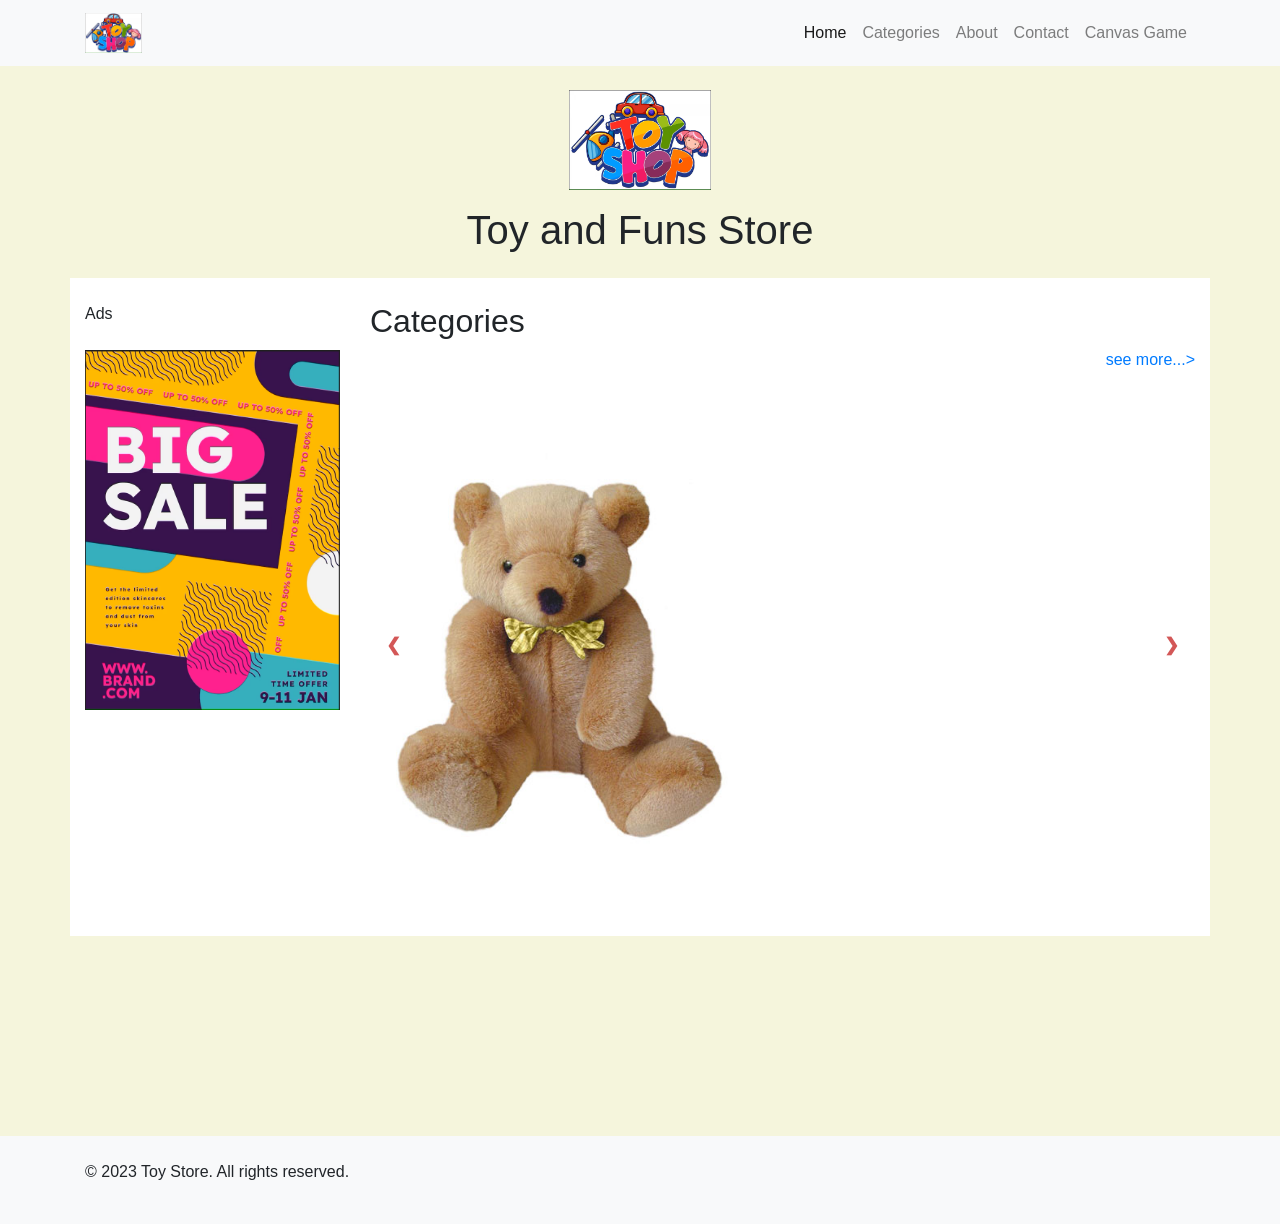
<file: Index.html>
<!DOCTYPE html>
<html lang="en">

<head>
  <title>Home Page</title>
  <meta charset="utf-8">
  <meta name="viewport" content="width=device-width, initial-scale=1">
	<link rel="stylesheet" href="https://cdn.jsdelivr.net/npm/bootstrap@4.6.2/dist/css/bootstrap.min.css">
	<script src="https://cdn.jsdelivr.net/npm/jquery@3.6.4/dist/jquery.slim.min.js"></script>
	<script src="https://cdn.jsdelivr.net/npm/popper.js@1.16.1/dist/umd/popper.min.js"></script>
	<script src="https://cdn.jsdelivr.net/npm/bootstrap@4.6.2/dist/js/bootstrap.bundle.min.js"></script>
	<script src="https://code.jquery.com/jquery-1.10.2.js"></script>
	
	<link rel="stylesheet" href="./CSS/stylesheet.css">
  <style>
    * {box-sizing: border-box}
    .mySlides1, .mySlides2 {display: none}
    img {vertical-align: middle;}
    
      /* Slideshow container */
  .slideshow-container {
    max-width: 1000px;
    position: relative;
    margin: auto;
  }
  
  /* Hide the images by default */
  .mySlides {
    display: none;
  }
  
  /* Next & previous buttons */
  .prev, .next {
    cursor: pointer;
    position: absolute;
    top: 50%;
    width: auto;
    margin-top: -22px;
    padding: 16px;
    color: rgb(211, 87, 87);
    font-weight: bold;
    font-size: 18px;
    transition: 0.6s ease;
    border-radius: 0 3px 3px 0;
    user-select: none;
  }
  
  /* Position the "next button" to the right */
  .next {
    right: 0;
    border-radius: 3px 0 0 3px;
  }
    /* On hover, add a grey background color */
    .prev:hover, .next:hover {
      background-color: #855656;
      color: black;
    }
	* {box-sizing: border-box}
    .mySlides1, .mySlides2 {display: none}
    .slide-image {height: 500px; object-fit: cover;}
  </style>
</head>

<body>
  <div id="nav-placeholder"></div>
  <script>
    $(function () {
      $("#nav-placeholder").load("navBar.html");
    });
  </script>
  <!-- Store Name and Logo -->
  <div class="container text-center my-4">
    <img src="./IMG/StoreLogo.PNG" alt="Store Logo" height="100">
    <h1 class="mt-3">Toy and Funs Store</h1>
  </div>

  <!-- Grid Layout -->
  <div class="container bg-white py-4">
    <div class="row">
      <!-- Left Side (Ad Space) -->
      <div class="col-md-3">
        <div class="mb-4">Ads</div>
        <img src="./IMG/ads.PNG" alt="Ads" class="img-fluid">
      </div>

      <!-- Right Side (Categories) -->
      <div class="col-md-9">
        <div class="row">
          <div class="col-md-12">
            <h2>Categories</h2>
            <a href="shop.html">
              <p style="text-align: right;">see more...></p>
            </a>
          </div>
        </div>
        <!-- Slideshow container -->
        <div class="slideshow-container">
          <div class="mySlides1">
           <a href="StuffAnimal.html"> <img src="./IMG/stuffbear.jpg" alt="StuffAnimal"  class="slide-image img-fluid"></a>
          </div>

          <div class="mySlides1">
            <a href="ToyFigure.html"><img src="./IMG/figure1.jpg"alt="Figures" class="slide-image img-fluid" ></a>
          </div>

          <div class="mySlides1">
            <a href="EducationalToy.html"><img src="./IMG/games.png" alt="Games" class="slide-image img-fluid" ></a>
          </div>
          <div class="mySlides1">
            <a href="BoardGame.html"><img src="./IMG/toys3.jpg" alt="educational Toys" class="slide-image img-fluid" ></a>
          </div>

          <!-- Next & previous buttons -->
          <a class="prev" onclick="plusSlides(-1, 0)">&#10094;</a>
          <a class="next" onclick="plusSlides(1, 0)">&#10095;</a>
        </div>
        <br>

        <!-- The dots/circles -->
        <div style="text-align:center">
          <span class="dot" onclick="currentSlide(1, 0)"></span>
          <span class="dot" onclick="currentSlide(2, 0)"></span>
          <span class="dot" onclick="currentSlide(3, 0)"></span>
        </div>
      </div>
    </div>
  </div>

  <script>
    let slideIndex = [1,1];
    let slideId = ["mySlides1"];
    showSlides(1, 0);

    function plusSlides(n, no) {
      showSlides(slideIndex[no] += n, no);
    }

    function currentSlide(n, no) {
      showSlides(slideIndex[no] = n, no);
    }

    function showSlides(n, no) {
      let i;
      let x = document.getElementsByClassName(slideId[no]);
      if (n > x.length) {slideIndex[no] = 1;}
      if (n < 1) {slideIndex[no] = x.length;}
      for (i = 0; i < x.length; i++) {
        x[i].style.display = "none";
      }
      x[slideIndex[no]-1].style.display = "block";
    }
  </script>

<div id="footer-placeholder"></div>
<script>
  $(function () {
    $("#footer-placeholder").load("footer.html");
  });
</script>

</body>
</html>
</file>
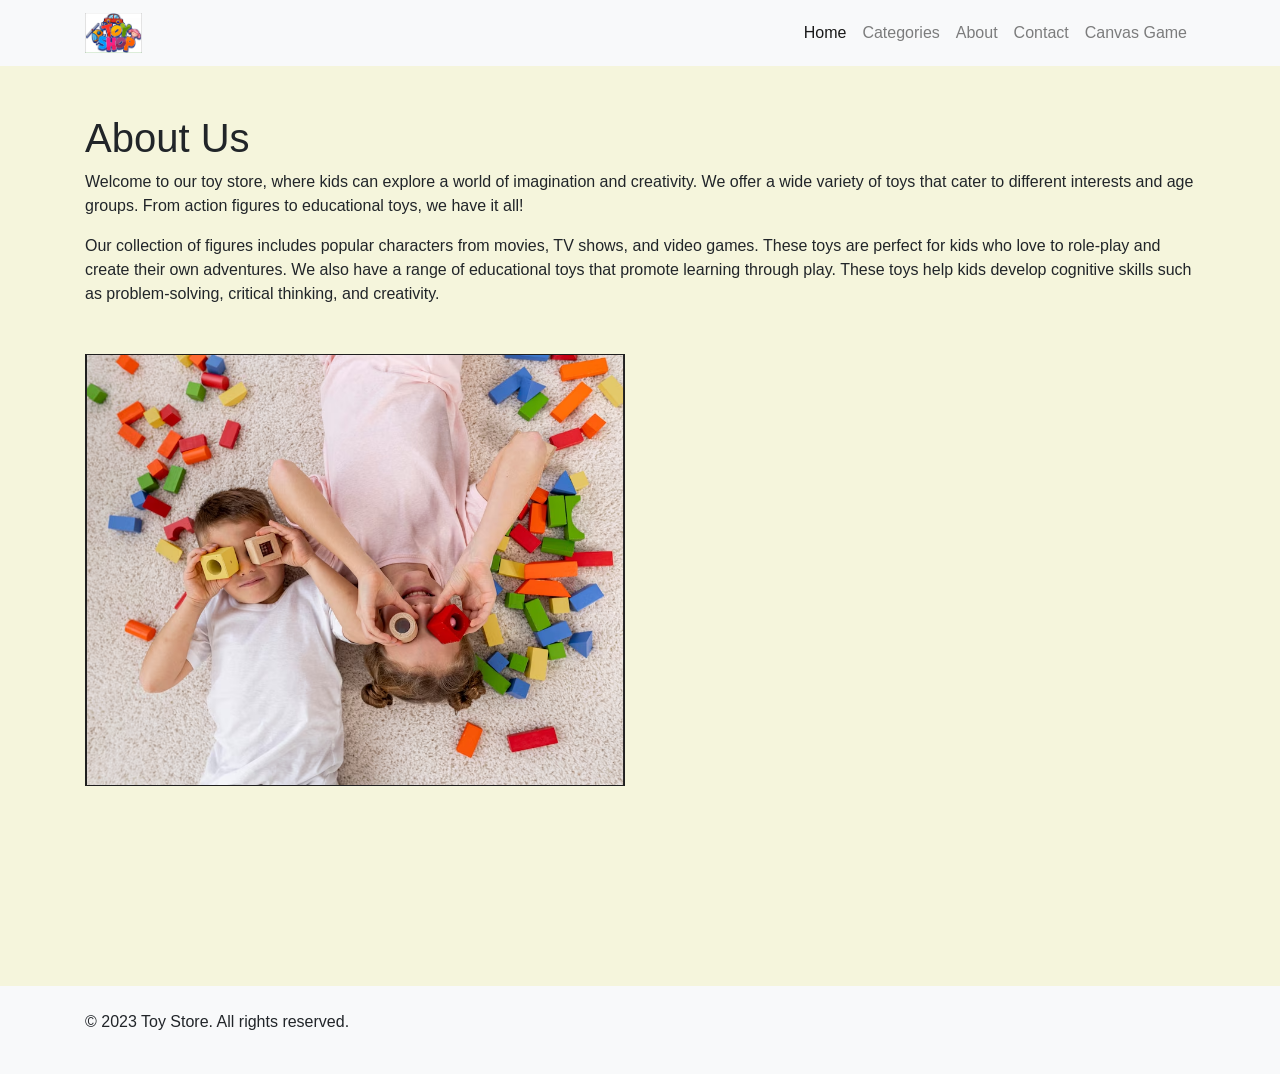
<file: about.html>
<!DOCTYPE html>
<html lang="en">

<head>
  <title>About Us</title>
  <meta charset="utf-8">
  <meta name="viewport" content="width=device-width, initial-scale=1">
  <link rel="stylesheet" href="https://cdn.jsdelivr.net/npm/bootstrap@4.6.2/dist/css/bootstrap.min.css">
  <script src="https://cdn.jsdelivr.net/npm/jquery@3.6.4/dist/jquery.slim.min.js"></script>
  <script src="https://cdn.jsdelivr.net/npm/popper.js@1.16.1/dist/umd/popper.min.js"></script>
  <script src="https://cdn.jsdelivr.net/npm/bootstrap@4.6.2/dist/js/bootstrap.bundle.min.js"></script>
  <script src="https://code.jquery.com/jquery-1.10.2.js"></script>
  <link rel="stylesheet" href="./CSS/stylesheet.css">
  <style>
   
  </style>
</head>

<body>
  <div id="nav-placeholder">

  </div>
  <script>
    $(function () {
      $("#nav-placeholder").load("navBar.html");
    });
  </script>
  <div class="container mt-5">
    <h1>About Us</h1>
    <p>Welcome to our toy store, where kids can explore a world of imagination and creativity. We offer a wide variety
      of toys that cater to different interests and age groups. From action figures to educational toys, we have it all!
    </p>
    <p>Our collection of figures includes popular characters from movies, TV shows, and video games. These toys are
      perfect for kids who love to role-play and create their own adventures. We also have a range of educational toys
      that promote learning through play. These toys help kids develop cognitive skills such as problem-solving,
      critical thinking, and creativity.</p>

    <div class="row mt-5">
      <div class="col-md-6">
        <img src="./IMG/happykids.PNG" alt="kids happy playing toys" class="img-fluid">
      </div>
      <div class="col-md-6">
        <div class="embed-responsive embed-responsive-16by9">
          <iframe width="1904" height="711" src="https://www.youtube.com/embed/FVe0Lr8rxao"
            title="The Benefits Of Playing With Toys" frameborder="0"
            allow="accelerometer; autoplay; clipboard-write; encrypted-media; gyroscope; picture-in-picture; web-share"
            allowfullscreen></iframe>
        </div>
      </div>
    </div>
  </div>
</body>

<div id="footer-placeholder">

</div>


<script>
	$(function () {
		$("#footer-placeholder").load("footer.html");
	});

</script>
</html>
</file>
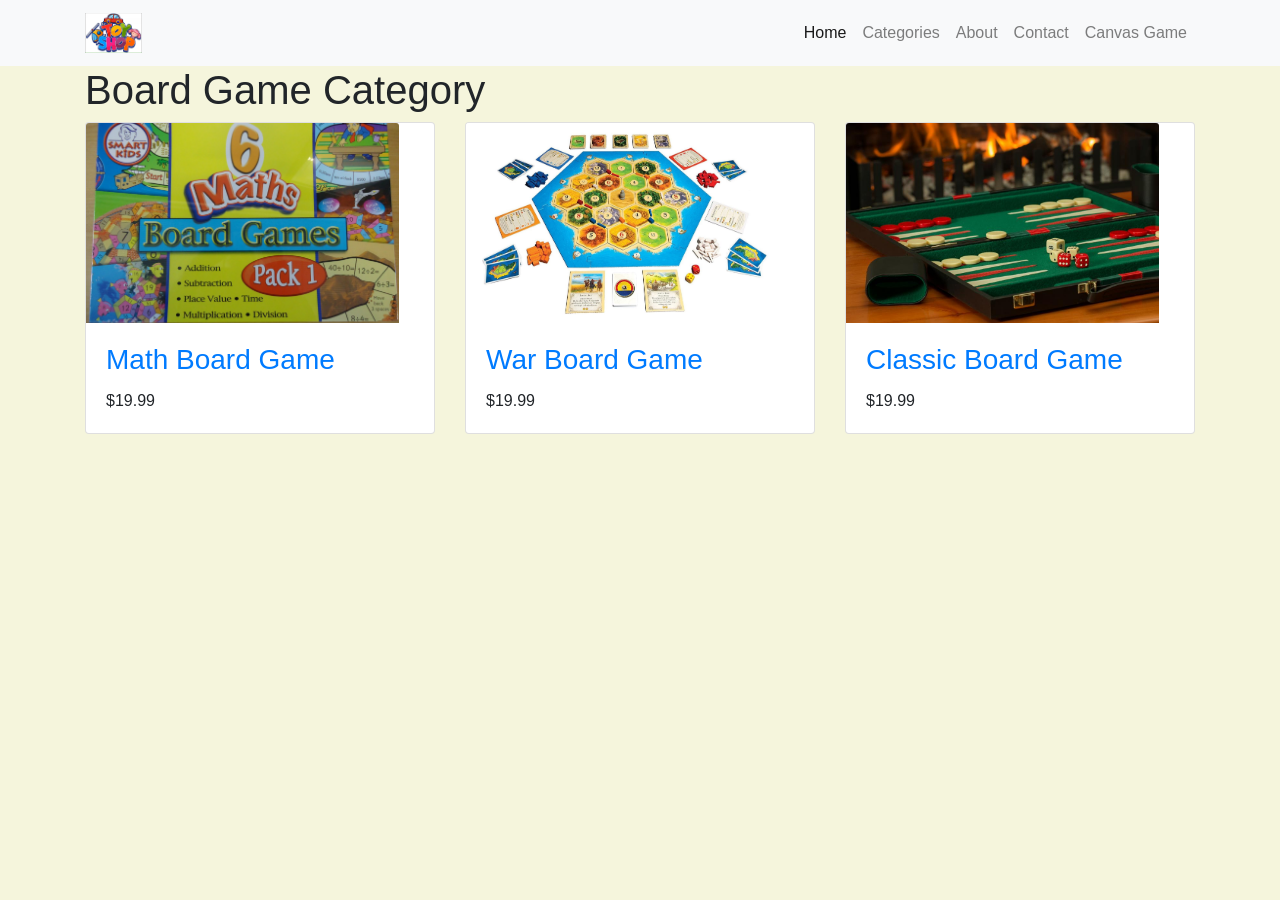
<file: BoardGame.html>
<!DOCTYPE html>
<html lang="en">

<head>
  <title>Board Game Category</title>
  <meta charset="utf-8">
  <meta name="viewport" content="width=device-width, initial-scale=1">
  <link rel="stylesheet" href="https://cdn.jsdelivr.net/npm/bootstrap@4.6.2/dist/css/bootstrap.min.css">
  <script src="https://cdn.jsdelivr.net/npm/jquery@3.6.4/dist/jquery.slim.min.js"></script>
  <script src="https://cdn.jsdelivr.net/npm/popper.js@1.16.1/dist/umd/popper.min.js"></script>
  <script src="https://cdn.jsdelivr.net/npm/bootstrap@4.6.2/dist/js/bootstrap.bundle.min.js"></script>
  <script src="https://code.jquery.com/jquery-1.10.2.js"></script>
  <link rel="stylesheet" href="./CSS/stylesheet.css">
  <style>
    .card-img-top {
      height: 200px;
      object-fit: cover;
    }

  </style>
</head>

<body>
    <div id="nav-placeholder">

	</div>

	
	<script>
		$(function () {
			$("#nav-placeholder").load("navBar.html");
		});
		
	</script>
  <div class="container">
    <h1>Board Game Category</h1>
    <div class="row">
      <div class="col-md-4">
        <div class="card">
          <a href="#" data-toggle="modal" data-target="#itemModal1">
            <img src="./IMG/boardgame1.jpg" alt="Math Board Game" class="card-img-top img-fluid">
          </a>
          <div class="card-body">
            <h3 class="card-title">
              <a href="#" data-toggle="modal" data-target="#itemModal1">Math Board Game</a>
            </h3>
            <p class="card-text item-price">$19.99</p>
          </div>
        </div>
      </div>
      <div class="col-md-4">
        <div class="card">
          <a href="#" data-toggle="modal" data-target="#itemModal2">
            <img src="./IMG/boardgame2.jpg" alt="Item 1" class="card-img-top img-fluid">
          </a>
          <div class="card-body">
            <h3 class="card-title">
              <a href="#" data-toggle="modal" data-target="#itemModal1">War Board Game</a>
            </h3>
            <p class="card-text item-price">$19.99</p>
          </div>
        </div>
      </div>
      <div class="col-md-4">
        <div class="card">
          <a href="#" data-toggle="modal" data-target="#itemModal3">
            <img src="./IMG/boardgame3.jpg" alt="Classic Board Game" class="card-img-top img-fluid">
          </a>
          <div class="card-body">
            <h3 class="card-title">
              <a href="#" data-toggle="modal" data-target="#itemModal1">Classic Board Game</a>
            </h3>
            <p class="card-text item-price">$19.99</p>
          </div>
        </div>
      </div>
      <!-- Add more item placeholders here -->
    </div>
  </div>

  <!-- Item Modal -->
  <div class="modal fade" id="itemModal1" tabindex="-1" role="dialog" aria-labelledby="itemModal1Label"
    aria-hidden="true">
    <div class="modal-dialog" role="document">
      <div class="modal-content">
        <div class="modal-header">
          <h5 class="modal-title" id="itemModal1Label">Math Board Game</h5>
          <button type="button" class="close" data-dismiss="modal" aria-label="Close">
            <span aria-hidden="true">&times;</span>
          </button>
        </div>
        <div class="modal-body">
          <img src="./IMG/boardgame1.jpg" alt="Math Board Game" class="img-fluid">
          <p>Perfect For kids to play with friend and solve problem.</p>
        </div>
        <div class="modal-footer">
          <button type="button" class="btn btn-secondary" data-dismiss="modal">Close</button>
        </div>
      </div>
    </div>
  </div>
  <div class="modal fade" id="itemModal2" tabindex="-1" role="dialog" aria-labelledby="itemModal2Label"
    aria-hidden="true">
    <div class="modal-dialog" role="document">
      <div class="modal-content">
        <div class="modal-header">
          <h5 class="modal-title" id="itemModal2Label">War Board Game</h5>
          <button type="button" class="close" data-dismiss="modal" aria-label="Close">
            <span aria-hidden="true">&times;</span>
          </button>
        </div>
        <div class="modal-body">
          <img src="./IMG/boardgame2.jpg" alt="War Board Game" class="img-fluid">
          <p>Game that challenging kids to actively think of strategy </p>
        </div>
        <div class="modal-footer">
          <button type="button" class="btn btn-secondary" data-dismiss="modal">Close</button>
        </div>
      </div>
    </div>
  </div>
  <div class="modal fade" id="itemModal3" tabindex="-1" role="dialog" aria-labelledby="itemModal3Label"
    aria-hidden="true">
    <div class="modal-dialog" role="document">
      <div class="modal-content">
        <div class="modal-header">
          <h5 class="modal-title" id="itemModal3Label">Classic Board Game</h5>
          <button type="button" class="close" data-dismiss="modal" aria-label="Close">
            <span aria-hidden="true">&times;</span>
          </button>
        </div>
        <div class="modal-body">
          <img src="./IMG/boardgame3.jpg" alt="Classic board game" class="img-fluid">
          <p>Perfect Classic board game to play with the whole family and friend</p>
        </div>
        <div class="modal-footer">
          <button type="button" class="btn btn-secondary" data-dismiss="modal">Close</button>
        </div>
      </div>
    </div>
  </div>

  <!-- Add your additional content here -->

</body>

</html>
</file>
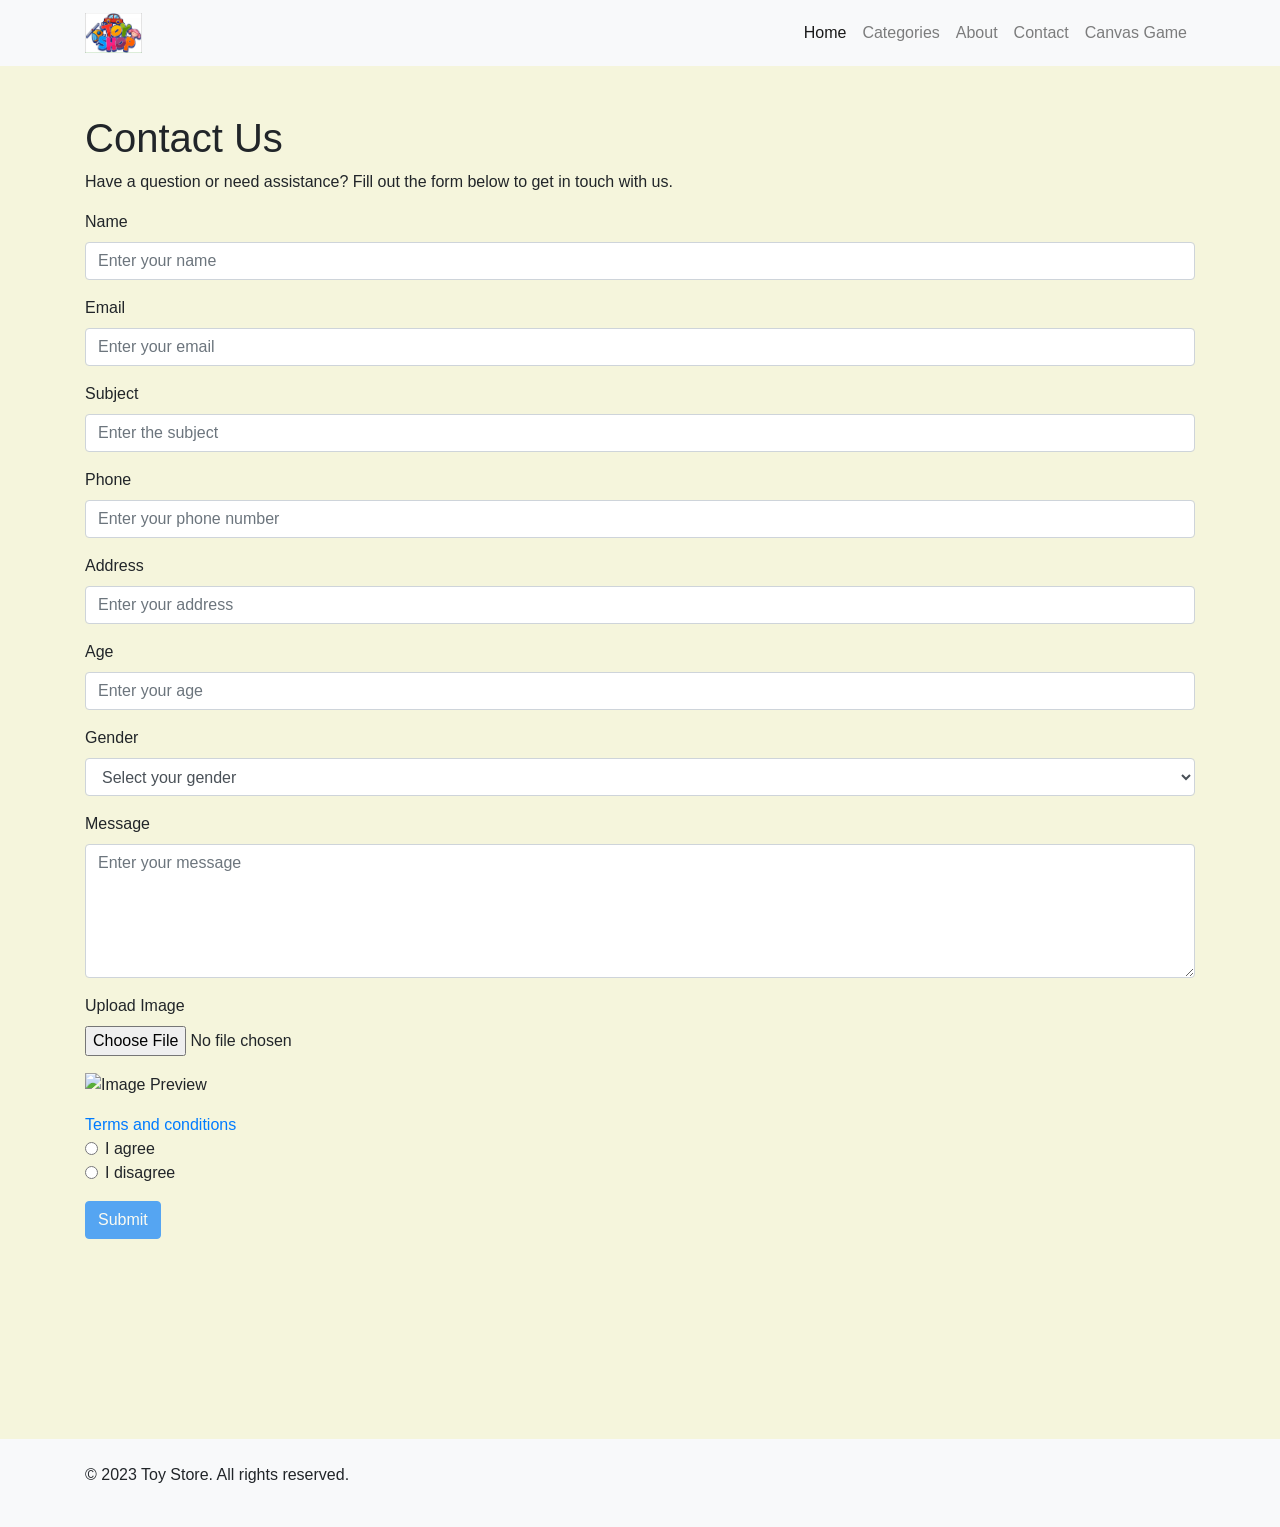
<file: contact.html>
<!DOCTYPE html>
<html lang="en">

<head>
  <title>Contact Us</title>
  <meta charset="utf-8">
  <meta name="viewport" content="width=device-width, initial-scale=1">
  <link rel="stylesheet" href="https://cdn.jsdelivr.net/npm/bootstrap@4.6.2/dist/css/bootstrap.min.css">
  <script src="https://cdn.jsdelivr.net/npm/jquery@3.6.4/dist/jquery.slim.min.js"></script>
  <script src="https://cdn.jsdelivr.net/npm/popper.js@1.16.1/dist/umd/popper.min.js"></script>
  <script src="https://cdn.jsdelivr.net/npm/bootstrap@4.6.2/dist/js/bootstrap.bundle.min.js"></script>
  <script src="https://code.jquery.com/jquery-1.10.2.js"></script>
  <link rel="stylesheet" href="./CSS/stylesheet.css">
  <script src="./JS/MenuScript.js"></script>

</head>

<body>
  <div id="nav-placeholder">

  </div>
  <script>
    $(function () {
      $("#nav-placeholder").load("navBar.html");
    });
  </script>
  <div class="container mt-5">
    <h1>Contact Us</h1>
    <p>Have a question or need assistance? Fill out the form below to get in touch with us.</p>

    <form>
      <div class="form-group">
        <label for="name">Name</label>
        <input type="text" class="form-control" id="name" placeholder="Enter your name" required>
      </div>
      <div class="form-group">
        <label for="email">Email</label>
        <input type="email" class="form-control" id="email" placeholder="Enter your email" required>
      </div>
      <div class="form-group">
        <label for="subject">Subject</label>
        <input type="text" class="form-control" id="subject" placeholder="Enter the subject" required>
      </div>

      <div class="form-group">
        <label for="phone">Phone</label>
        <input type="tel" class="form-control" id="phone" placeholder="Enter your phone number" required>
      </div>
      <div class="form-group">
        <label for="address">Address</label>
        <input type="text" class="form-control" id="address" placeholder="Enter your address" required>
      </div>
      <div class="form-group">
        <label for="age">Age</label>
        <input type="number" class="form-control" id="age" placeholder="Enter your age" required>
      </div>
      <div class="form-group">
        <label for="gender">Gender</label>
        <select class="form-control" id="gender" required>
          <option value="" selected disabled>Select your gender</option>
          <option value="male">Male</option>
          <option value="female">Female</option>
          <option value="other">Other</option>
        </select>
      </div>
      <div class="form-group">
        <label for="message">Message</label>
        <textarea class="form-control" id="message" rows="5" placeholder="Enter your message" required></textarea>
      </div>
      <div class="form-group">
        <label for="image-upload">Upload Image</label>
        <input type="file" class="form-control-file" id="image-upload" accept="image/*" onchange="previewImage()">
      </div>
      <div class="form-group">
        <img id="image-preview" class="img-fluid" alt="Image Preview">
      </div>
      <div class="form-group">
        <label class="form-check-label"><a href="ToS.html"> Terms and conditions</a></label>
        <div class="form-check">
          <input class="form-check-input" type="radio" name="terms" id="termsAgree" required>
          <label class="form-check-label" for="termsAgree">I agree </label>
        </div>
        <div class="form-check">
          <input class="form-check-input" type="radio" name="terms" id="termsDisagree">
          <label class="form-check-label" for="termsDisagree">I disagree </label>
        </div>
      </div>
      <button type="submit" class="btn btn-primary" id="submitBtn" disabled>Submit</button>
    </form>
  </div>

  <div id="footer-placeholder">

  </div>


  <script>
    $(function () {
      $("#footer-placeholder").load("footer.html");

      $('input[type="radio"]').change(function () {
        if ($(this).prop('id') === 'termsAgree') {
          $('#submitBtn').prop('disabled', false);
        } else {
          $('#submitBtn').prop('disabled', true);
        }
      });
    });

  </script>
</body>

</html>
</file>
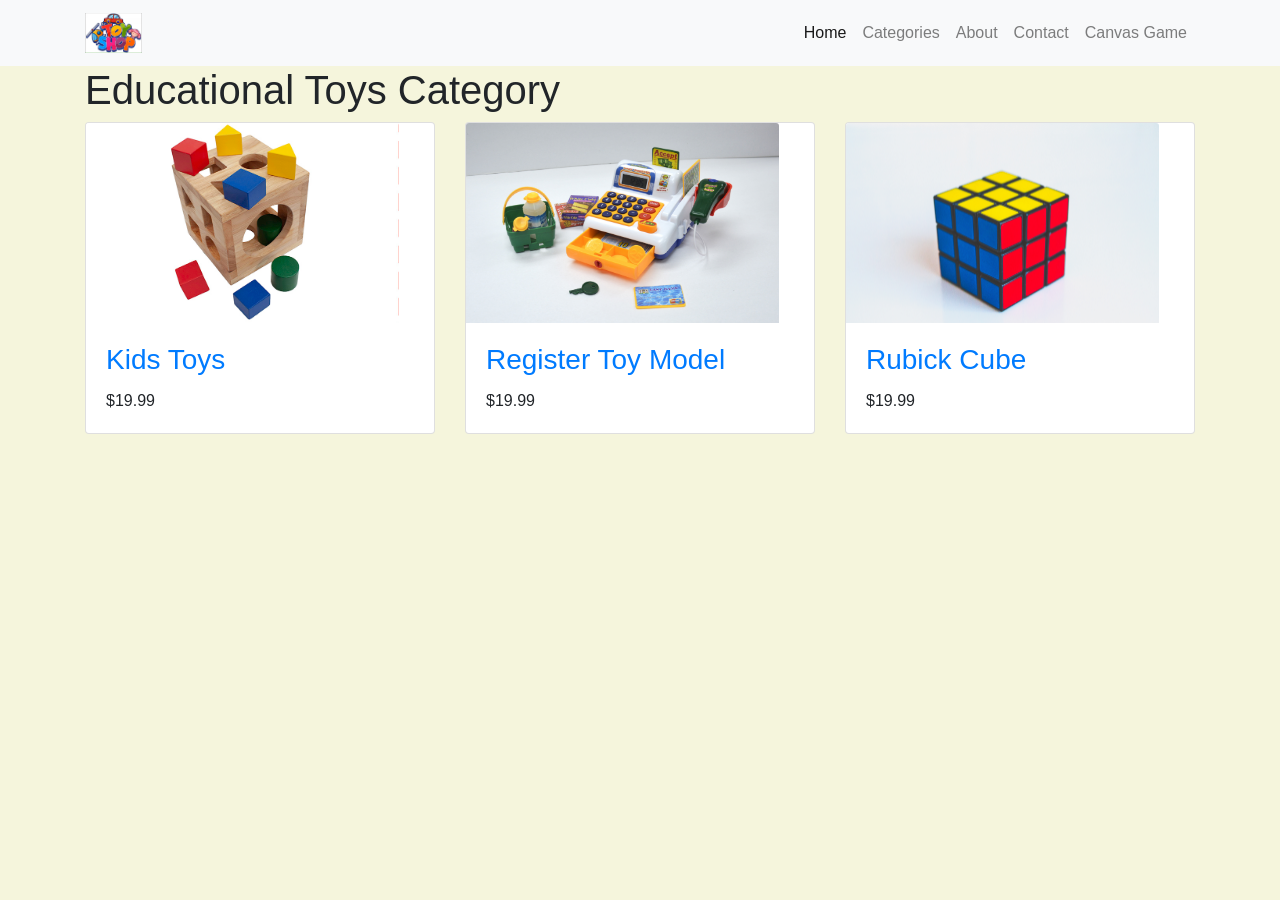
<file: EducationalToy.html>
<!DOCTYPE html>
<html lang="en">

<head>
  <title>Educational Toys Category</title>
  <meta charset="utf-8">
  <meta name="viewport" content="width=device-width, initial-scale=1">
  <link rel="stylesheet" href="https://cdn.jsdelivr.net/npm/bootstrap@4.6.2/dist/css/bootstrap.min.css">
  <script src="https://cdn.jsdelivr.net/npm/jquery@3.6.4/dist/jquery.slim.min.js"></script>
  <script src="https://cdn.jsdelivr.net/npm/popper.js@1.16.1/dist/umd/popper.min.js"></script>
  <script src="https://cdn.jsdelivr.net/npm/bootstrap@4.6.2/dist/js/bootstrap.bundle.min.js"></script>
  <script src="https://code.jquery.com/jquery-1.10.2.js"></script>
  <link rel="stylesheet" href="./CSS/stylesheet.css">
  <style>
    .card-img-top {
      height: 200px;
      object-fit: cover;
    }

  </style>
</head>

<body>
    <div id="nav-placeholder">

	</div>

	
	<script>
		$(function () {
			$("#nav-placeholder").load("navBar.html");
		});
		
	</script>
  <div class="container">
    <h1>Educational Toys Category</h1>
    <div class="row">
      <div class="col-md-4">
        <div class="card">
          <a href="#" data-toggle="modal" data-target="#itemModal1">
            <img src="./IMG/educationaltoys.jpg" alt="Kids toys" class="card-img-top img-fluid">
          </a>
          <div class="card-body">
            <h3 class="card-title">
              <a href="#" data-toggle="modal" data-target="#itemModal1">Kids Toys</a>
            </h3>
            <p class="card-text item-price">$19.99</p>
          </div>
        </div>
      </div>
      <div class="col-md-4">
        <div class="card">
          <a href="#" data-toggle="modal" data-target="#itemModal2">
            <img src="./IMG/educationaltoy2.jpg" alt="register toy" class="card-img-top img-fluid">
          </a>
          <div class="card-body">
            <h3 class="card-title">
              <a href="#" data-toggle="modal" data-target="#itemModal2">Register Toy Model</a>
            </h3>
            <p class="card-text item-price">$19.99</p>
          </div>
        </div>
      </div>
      <div class="col-md-4">
        <div class="card">
          <a href="#" data-toggle="modal" data-target="#itemModal3">
            <img src="./IMG/educationaltoy3.jpg" alt="Rubick Cube" class="card-img-top img-fluid">
          </a>
          <div class="card-body">
            <h3 class="card-title">
              <a href="#" data-toggle="modal" data-target="#itemModal3">Rubick Cube</a>
            </h3>
            <p class="card-text item-price">$19.99</p>
          </div>
        </div>
      </div>
      

   
  <div class="modal fade" id="itemModal1" tabindex="-1" role="dialog" aria-labelledby="itemModal1Label"
    aria-hidden="true">
    <div class="modal-dialog" role="document">
      <div class="modal-content">
        <div class="modal-header">
          <h5 class="modal-title" id="itemModal1Label">Kid Toy</h5>
          <button type="button" class="close" data-dismiss="modal" aria-label="Close">
            <span aria-hidden="true">&times;</span>
          </button>
        </div>
        <div class="modal-body">
          <img src="./IMG/educationaltoys.jpg" alt="Kid Toy" class="img-fluid">
          <p>fun toys for kids! <br>
          perfect for get kids to learn things</p>
        </div>
        <div class="modal-footer">
          <button type="button" class="btn btn-secondary" data-dismiss="modal">Close</button>
          
        </div>
      </div>
    </div>
  </div>
   
  <div class="modal fade" id="itemModal2" tabindex="-1" role="dialog" aria-labelledby="itemModal2Label"
    aria-hidden="true">
    <div class="modal-dialog" role="document">
      <div class="modal-content">
        <div class="modal-header">
          <h5 class="modal-title" id="itemModal2Label">Register Toy Model</h5>
          <button type="button" class="close" data-dismiss="modal" aria-label="Close">
            <span aria-hidden="true">&times;</span>
          </button>
        </div>
        <div class="modal-body">
          <img src="./IMG/educationaltoy2.jpg" alt="Register Toy" class="img-fluid">
          <p>Toy model after a register to get kid to learn</p>
        </div>
        <div class="modal-footer">
          <button type="button" class="btn btn-secondary" data-dismiss="modal">Close</button>
         
        </div>
      </div>
    </div>
  </div>
   
  <div class="modal fade" id="itemModal3" tabindex="-1" role="dialog" aria-labelledby="itemModal3Label"
    aria-hidden="true">
    <div class="modal-dialog" role="document">
      <div class="modal-content">
        <div class="modal-header">
          <h5 class="modal-title" id="itemModal3Label">Rubick Cube</h5>
          <button type="button" class="close" data-dismiss="modal" aria-label="Close">
            <span aria-hidden="true">&times;</span>
          </button>
        </div>
        <div class="modal-body">
          <img src="./IMG/educationaltoy3.jpg" alt="RuBick Cube" class="img-fluid">
          <p>a toy that can help kids more actively using the brain to solve problem</p>
        </div>
        <div class="modal-footer">
          <button type="button" class="btn btn-secondary" data-dismiss="modal">Close</button>
          
        </div>
      </div>
    </div>
  </div>
</body>
</html>
</file>
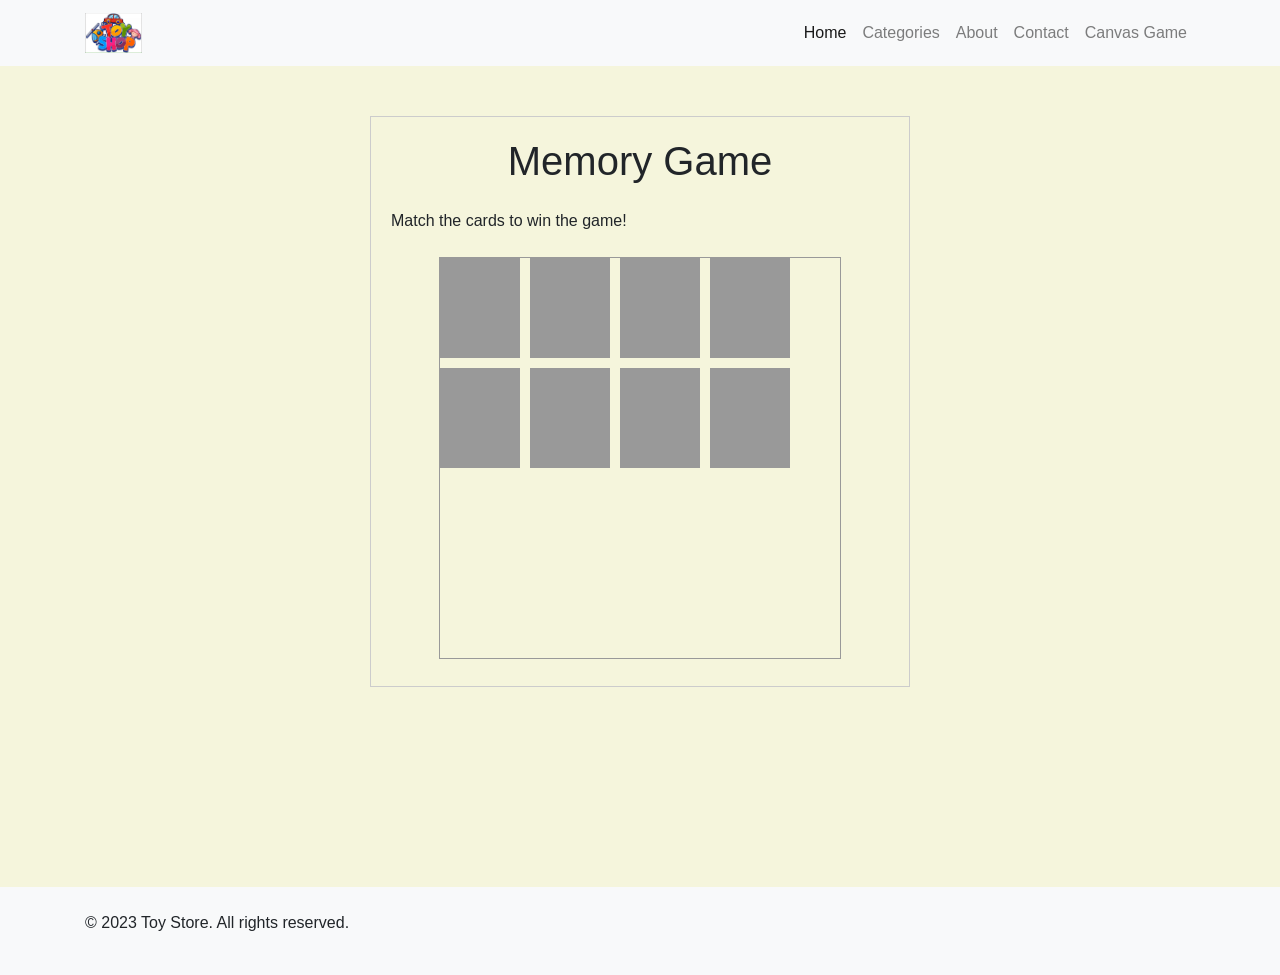
<file: game.html>
<!DOCTYPE html>
<html>

<head>
  <title>Memory Game</title>
  <meta charset="utf-8">
	<meta name="viewport" content="width=device-width, initial-scale=1">
	<link rel="stylesheet" href="https://cdn.jsdelivr.net/npm/bootstrap@4.6.2/dist/css/bootstrap.min.css">
	<script src="https://cdn.jsdelivr.net/npm/jquery@3.6.4/dist/jquery.slim.min.js"></script>
	<script src="https://cdn.jsdelivr.net/npm/popper.js@1.16.1/dist/umd/popper.min.js"></script>
	<script src="https://cdn.jsdelivr.net/npm/bootstrap@4.6.2/dist/js/bootstrap.bundle.min.js"></script>
	<script src="https://code.jquery.com/jquery-1.10.2.js"></script>
	
	<link rel="stylesheet" href="./CSS/stylesheet.css">
  <style>
   

    #game-container {
      margin-top: 50px;
      border: 1px solid #ccc;
      padding: 20px;
      text-align: center;
    }

  </style>
</head>

<body>
  <div id="navBar-placeholder">
  </div>
  <script>
    $(function () {
      $("#navBar-placeholder").load("navBar.html");
    });

  </script>
  <div class="container">
    <div class="row justify-content-center">
      <div class="col-md-6">
        <div id="game-container" class="text-center">
          <h1 class="mb-4">Memory Game</h1>
          <p class="mb-4">Match the cards to win the game!</p>
          <canvas id="memoryGameCanvas" width="400" height="400"></canvas>
          <button id="play-again-btn" class="btn btn-primary mt-4 d-none">Play Again</button>
        </div>
      </div>
    </div>
  </div>

  <script>
    const canvas = document.getElementById('memoryGameCanvas');
    const ctx = canvas.getContext('2d');

    const cardWidth = 80;
    const cardHeight = 100;
    const cardSpacing = 10;

    const cards = [
      { image: 'IMG/card1.png', flipped: false },
      { image: 'IMG/card2.png', flipped: false },
      { image: 'IMG/card3.png', flipped: false },
      { image: 'IMG/card4.png', flipped: false },
      { image: 'IMG/card1.png', flipped: false },
      { image: 'IMG/card2.png', flipped: false },
      { image: 'IMG/card3.png', flipped: false },
      { image: 'IMG/card4.png', flipped: false },
   
    ];

    let flippedCards = [];
    let matchedPairs = 0;

    // Function to shuffle the cards
    function shuffleCards() {
      let currentIndex = cards.length;
      let temporaryValue;
      let randomIndex;

      while (currentIndex !== 0) {
        randomIndex = Math.floor(Math.random() * currentIndex);
        currentIndex--;

        temporaryValue = cards[currentIndex];
        cards[currentIndex] = cards[randomIndex];
        cards[randomIndex] = temporaryValue;
      }
    }

    // Function to handle card clicks
    function handleCardClick(index) {
      if (flippedCards.length < 2 && !cards[index].flipped) {
        cards[index].flipped = true;
        flippedCards.push(index);

        if (flippedCards.length === 2) {
          setTimeout(checkMatch, 1000);
        }

        drawCards();
      }
    }

    // Function to check if the flipped cards match
    function checkMatch() {
      const card1 = flippedCards[0];
      const card2 = flippedCards[1];

      if (cards[card1].image === cards[card2].image) {
        // Matched
        cards[card1].flipped = true;
        cards[card2].flipped = true;
        matchedPairs++;
      } else {
        // Not matched
        cards[card1].flipped = false;
        cards[card2].flipped = false;
      }

      flippedCards = [];

      // Check if all pairs are matched
      if (matchedPairs === 4) {
        alert('Congratulations! You have matched all pairs!');
      }

      drawCards();
    }

    // Function to draw the cards on the canvas
    function drawCards() {
      ctx.clearRect(0, 0, canvas.width, canvas.height);

      for (let i = 0; i < cards.length; i++) {
        const cardX = i % 4 * (cardWidth + cardSpacing);
        const cardY = Math.floor(i / 4) * (cardHeight + cardSpacing);

        if (cards[i].flipped) {
          // Draw the card image
          const img = new Image();
          img.src = cards[i].image;
          img.onload = function () {
            ctx.drawImage(img, cardX, cardY, cardWidth, cardHeight);
          };
        } else {
          // Draw the card back
          ctx.fillStyle = '#999';
          ctx.fillRect(cardX, cardY, cardWidth, cardHeight);
        }
      }
    }

    shuffleCards();
    drawCards();
    function showPlayAgainButton() {
      const playAgainBtn = document.getElementById('play-again-btn');
      playAgainBtn.classList.remove('d-none');
    }
    const playAgainBtn = document.getElementById('play-again-btn');
    playAgainBtn.addEventListener('click', function() {
      shuffleCards();
    drawCards();
    });

    canvas.addEventListener('click', function (event) {
      const rect = canvas.getBoundingClientRect();
      const clickX = event.clientX - rect.left;
      const clickY = event.clientY - rect.top;

      for (let i = 0; i < cards.length; i++) {
        const cardX = i % 4 * (cardWidth + cardSpacing);
        const cardY = Math.floor(i / 4) * (cardHeight + cardSpacing);

        if (
          clickX >= cardX &&
          clickX <= cardX + cardWidth &&
          clickY >= cardY &&
          clickY <= cardY + cardHeight
        ) {
          handleCardClick(i);
          break;
        }
      }
    });
  </script>

</body>
<footer>
  <div id="footer-placeholder">
  </div>
  <script>
    $(function () {
      $("#footer-placeholder").load("footer.html");
    });

  </script>
</footer>

</html>
</file>
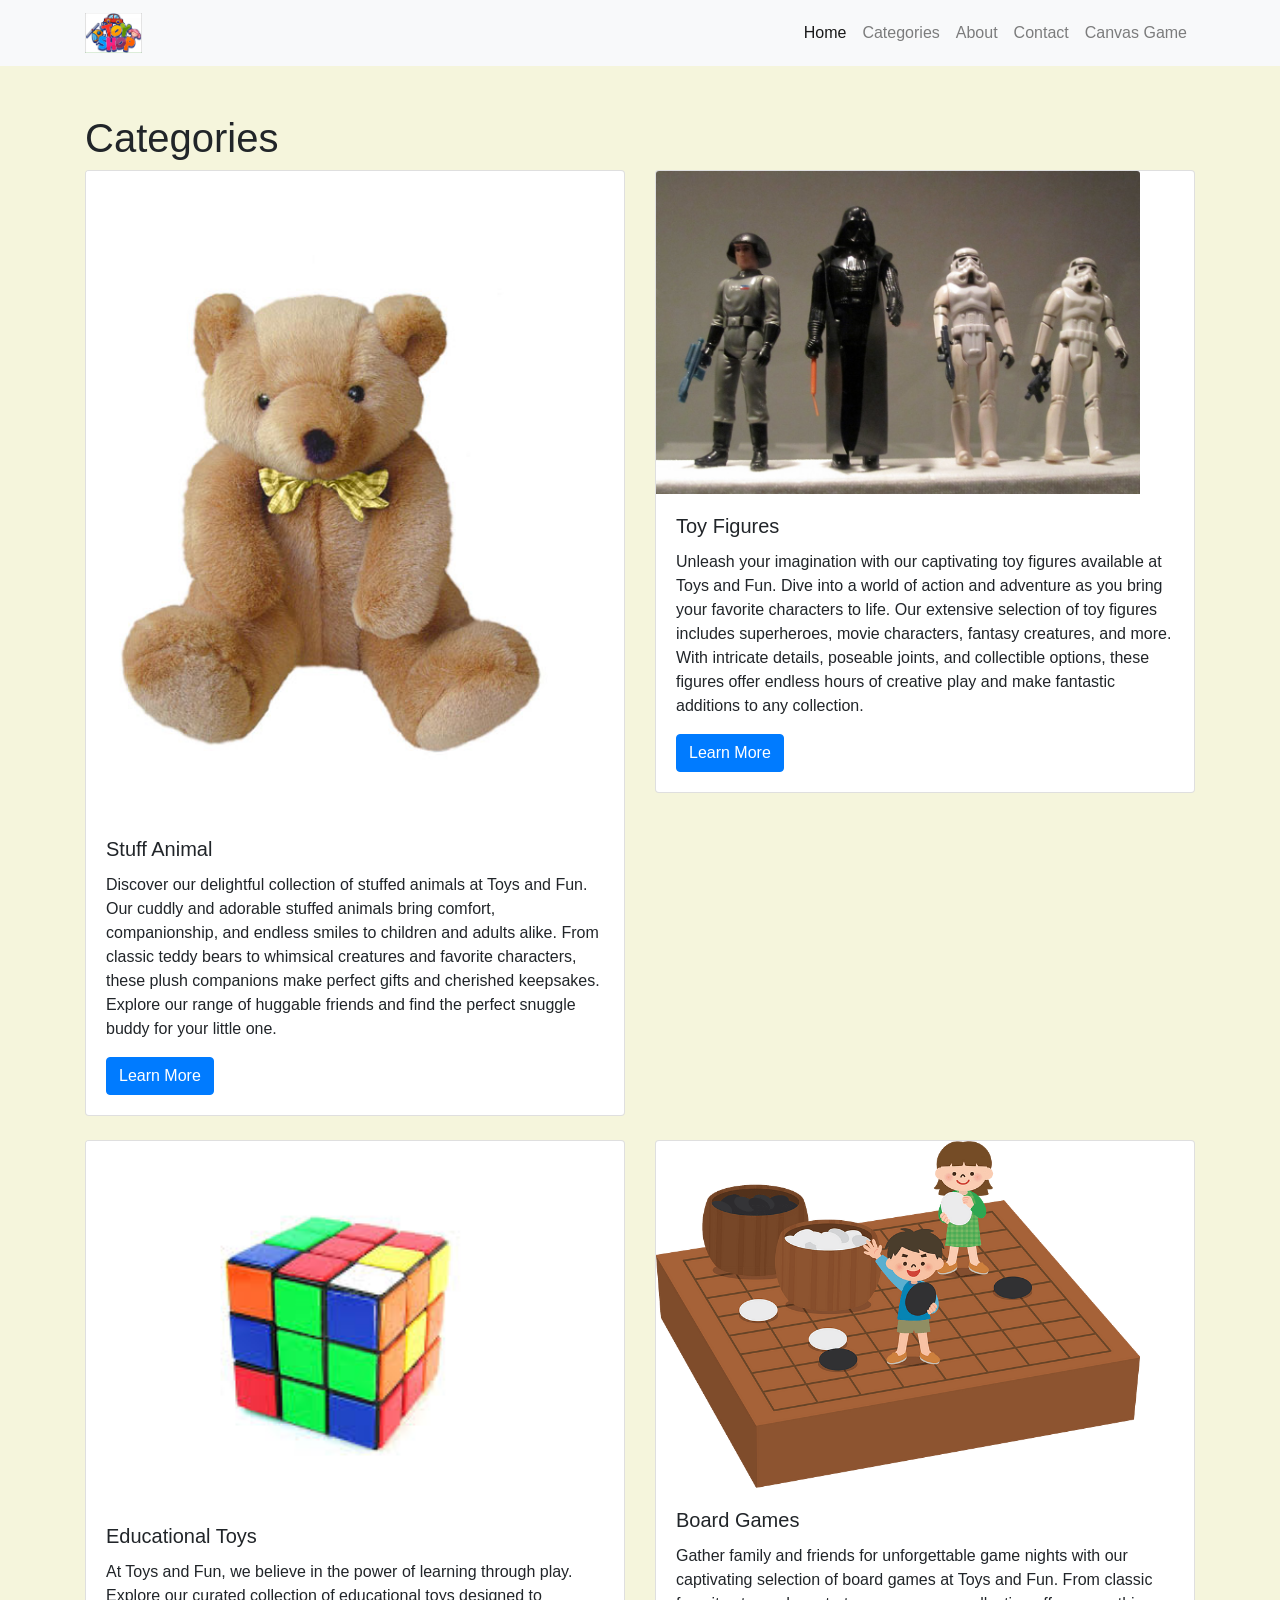
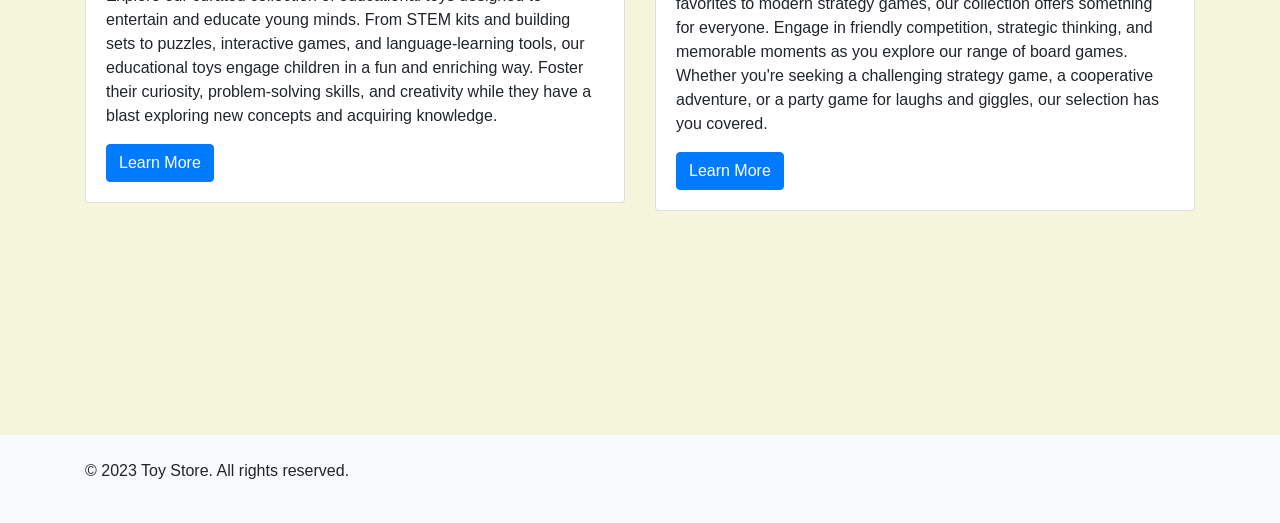
<file: shop.html>
<!DOCTYPE html>
<html lang="en">

<head>
  <title>Categories Page</title>
  <meta charset="utf-8">
  <meta name="viewport" content="width=device-width, initial-scale=1">
  <link rel="stylesheet" href="https://cdn.jsdelivr.net/npm/bootstrap@4.6.2/dist/css/bootstrap.min.css">
  <script src="https://cdn.jsdelivr.net/npm/jquery@3.6.4/dist/jquery.slim.min.js"></script>
  <script src="https://cdn.jsdelivr.net/npm/popper.js@1.16.1/dist/umd/popper.min.js"></script>
  <script src="https://cdn.jsdelivr.net/npm/bootstrap@4.6.2/dist/js/bootstrap.bundle.min.js"></script>
  <script src="https://code.jquery.com/jquery-1.10.2.js"></script>
  <link rel="stylesheet" href="CSS/stylesheet.css">

  <style>
   
  </style>
</head>

<body>
  <div id="nav-placeholder">

  </div>
  <script>
    $(function () {
      $("#nav-placeholder").load("navBar.html");
    });
  </script>
  <div class="container mt-5">
    <h1>Categories</h1>

    <div class="row">
      <div class="col-md-6 mb-4">
        <div class="card">
          <img src="./IMG/stuffbear.jpg" class="card-img-top img-fluid" alt="Toy 1">
          <div class="card-body">
            <h5 class="card-title">Stuff Animal</h5>
            <p class="card-text">Discover our delightful collection of stuffed animals at Toys and Fun. Our cuddly and adorable stuffed animals bring comfort, companionship, and endless smiles to children and adults alike. From classic teddy bears to whimsical creatures and favorite characters, these plush companions make perfect gifts and cherished keepsakes. Explore our range of huggable friends and find the perfect snuggle buddy for your little one.</p>
            <a href="StuffAnimal.html" class="btn btn-primary">Learn More</a>
          </div>
        </div>
      </div>

      <div class="col-md-6 mb-4">
        <div class="card">
          <img src="./IMG/toys2.jpg" class="card-img-top img-fluid" alt="Toy 2">
          <div class="card-body">
            <h5 class="card-title">Toy Figures</h5>
            <p class="card-text">Unleash your imagination with our captivating toy figures available at Toys and Fun. Dive into a world of action and adventure as you bring your favorite characters to life. Our extensive selection of toy figures includes superheroes, movie characters, fantasy creatures, and more. With intricate details, poseable joints, and collectible options, these figures offer endless hours of creative play and make fantastic additions to any collection.</p>
            <a href="ToyFigure.html" class="btn btn-primary">Learn More</a>
          </div>
        </div>
      </div>
    </div>

    <div class="row">
      <div class="col-md-6 mb-4">
        <div class="card">
          <img src="./IMG/toys3.jpg" class="card-img-top img-fluid" alt="Toy 3">
          <div class="card-body">
            <h5 class="card-title">Educational Toys</h5>
            <p class="card-text">At Toys and Fun, we believe in the power of learning through play. Explore our curated collection of educational toys designed to entertain and educate young minds. From STEM kits and building sets to puzzles, interactive games, and language-learning tools, our educational toys engage children in a fun and enriching way. Foster their curiosity, problem-solving skills, and creativity while they have a blast exploring new concepts and acquiring knowledge.</p>
            <a href="EducationalToy.html" class="btn btn-primary">Learn More</a>
          </div>
        </div>
      </div>

      <div class="col-md-6 mb-4">
        <div class="card">
          <img src="./IMG/games.png" class="card-img-top img-fluid" alt="Toy 4">
          <div class="card-body">
            <h5 class="card-title">Board Games</h5>
            <p class="card-text">Gather family and friends for unforgettable game nights with our captivating selection of board games at Toys and Fun. From classic favorites to modern strategy games, our collection offers something for everyone. Engage in friendly competition, strategic thinking, and memorable moments as you explore our range of board games. Whether you're seeking a challenging strategy game, a cooperative adventure, or a party game for laughs and giggles, our selection has you covered.</p>
            <a href="BoardGame.html" class="btn btn-primary">Learn More</a>
          </div>
        </div>
      </div>
    </div>
  </div>

</body>

<footer>
  <div id="footer-placeholder">

  </div>


  <script>
    $(function () {
      $("#footer-placeholder").load("footer.html");
    });

  </script>
</footer>

</html>
</file>
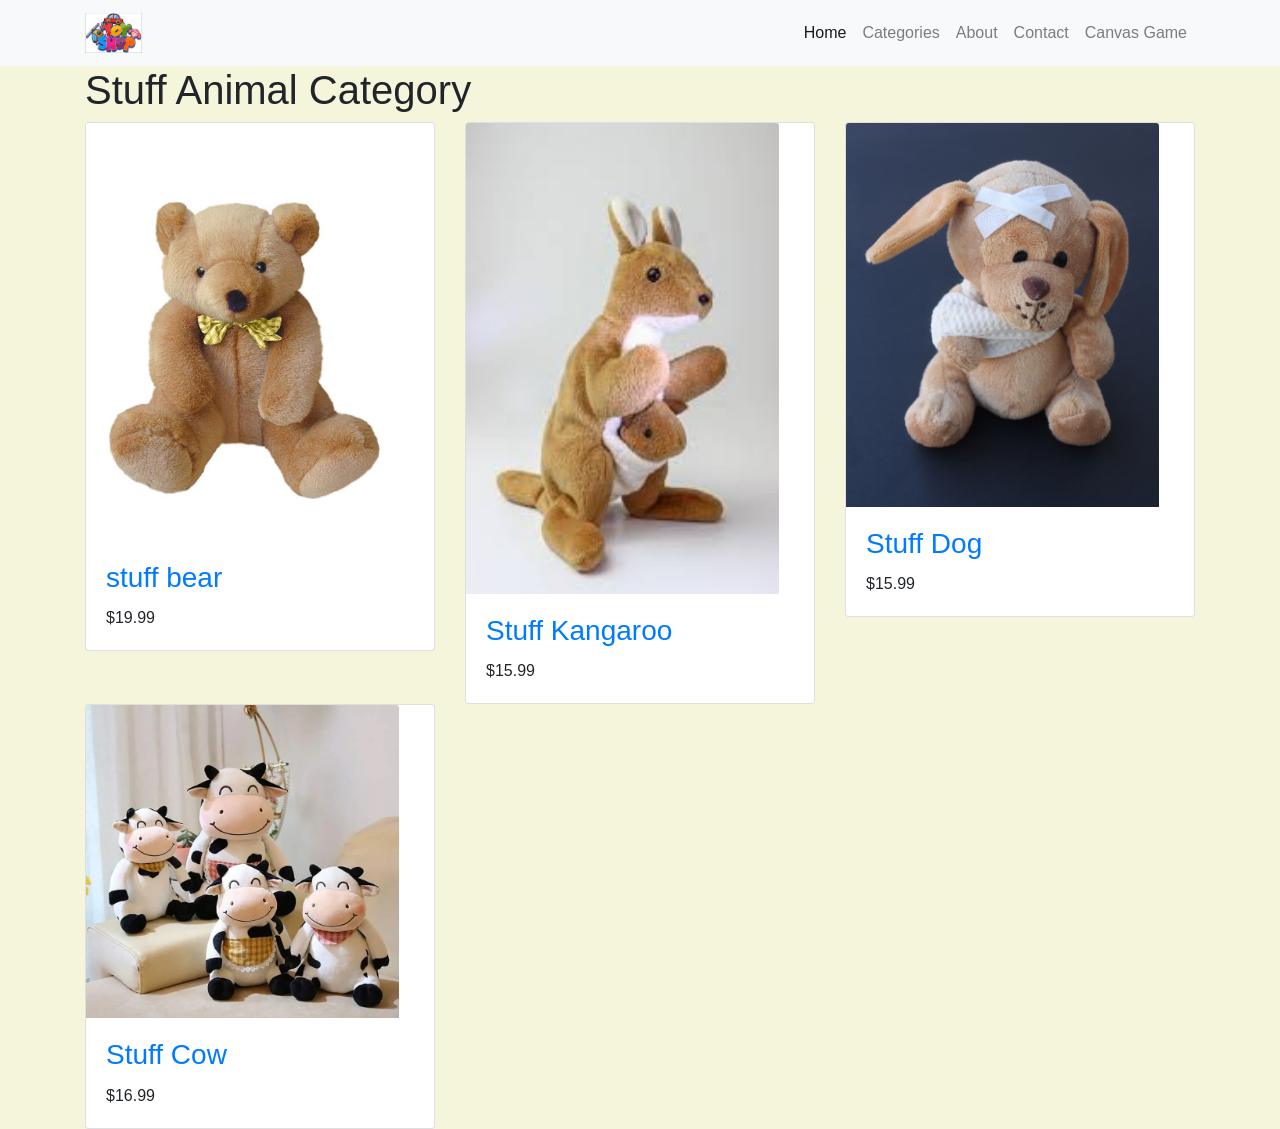
<file: StuffAnimal.html>
<!DOCTYPE html>
<html lang="en">

<head>
  <title>Stuff Animal Category</title>
  <meta charset="utf-8">
  <meta name="viewport" content="width=device-width, initial-scale=1">
  <link rel="stylesheet" href="https://cdn.jsdelivr.net/npm/bootstrap@4.6.2/dist/css/bootstrap.min.css">
  <script src="https://cdn.jsdelivr.net/npm/jquery@3.6.4/dist/jquery.slim.min.js"></script>
  <script src="https://cdn.jsdelivr.net/npm/popper.js@1.16.1/dist/umd/popper.min.js"></script>
  <script src="https://cdn.jsdelivr.net/npm/bootstrap@4.6.2/dist/js/bootstrap.bundle.min.js"></script>
  <script src="https://code.jquery.com/jquery-1.10.2.js"></script>
  <link rel="stylesheet" href="CSS/stylesheet.css">
</head>

<body>
    <div id="nav-placeholder">

	</div>

	
	<script>
		$(function () {
			$("#nav-placeholder").load("navBar.html");
		});
		
	</script>
  <div class="container">
    <h1>Stuff Animal Category</h1>
    <div class="row">
      <div class="col-md-4">
        <div class="card">
          <a href="#" data-toggle="modal" data-target="#itemModal1">
            <img src="./IMG/stuffbear.jpg" alt="stuff bear" class="card-img-top img-fluid">
          </a>
          <div class="card-body">
            <h3 class="card-title">
              <a href="#" data-toggle="modal" data-target="#itemModal1">stuff bear</a>
            </h3>
            <p class="card-text item-price">$19.99</p>
          </div>
        </div>
      </div>
      <div class="col-md-4">
        <div class="card">
          <a href="#" data-toggle="modal" data-target="#itemModal2">
            <img src="./IMG/stufftoy3.jpg" alt="Stuff Kangaroo" class="card-img-top img-fluid">
          </a>
          <div class="card-body">
            <h3 class="card-title">
              <a href="#" data-toggle="modal" data-target="#itemModal2">Stuff Kangaroo </a>
            </h3>
            <p class="card-text item-price">$15.99</p>
          </div>
        </div>
      </div>
      <div class="col-md-4">
        <div class="card">
          <a href="#" data-toggle="modal" data-target="#itemModal3">
            <img src="./IMG/stuffdog.jpg" alt="stuff dog" class="card-img-top img-fluid">
          </a>
          <div class="card-body">
            <h3 class="card-title">
              <a href="#" data-toggle="modal" data-target="#itemModal3">Stuff Dog</a>
            </h3>
            <p class="card-text item-price">$15.99</p>
          </div>
        </div>
      </div>
      <div class="col-md-4">
        <div class="card">
          <a href="#" data-toggle="modal" data-target="#itemModal4">
            <img src="./IMG/stuffCow.jpg" alt="stuff cow" class="card-img-top img-fluid">
          </a>
          <div class="card-body">
            <h3 class="card-title">
              <a href="#" data-toggle="modal" data-target="#itemModal4">Stuff Cow</a>
            </h3>
            <p class="card-text item-price">$16.99</p>
          </div>
        </div>
      </div>
    </div>
  </div>
  <div class="modal fade" id="itemModal1" tabindex="-1" role="dialog" aria-labelledby="itemModal1Label"
    aria-hidden="true">
    <div class="modal-dialog" role="document">
      <div class="modal-content">
        <div class="modal-header">
          <h5 class="modal-title" id="itemModal1Label">Stuff Bear</h5>
          <button type="button" class="close" data-dismiss="modal" aria-label="Close">
            <span aria-hidden="true">&times;</span>
          </button>
        </div>
        <div class="modal-body">
          <img src="./IMG/stuffbear.jpg" alt="Item 1" class="img-fluid">
          <p>A fluffy brown bear made with high quality fabric , fit for kids to play and cuddle with</p>
        </div>
        <div class="modal-footer">
          <button type="button" class="btn btn-secondary" data-dismiss="modal">Close</button>
        </div>
      </div>
    </div>
  </div>
  <div class="modal fade" id="itemModal2" tabindex="-1" role="dialog" aria-labelledby="itemModal2Label"
  aria-hidden="true">
  <div class="modal-dialog" role="document">
    <div class="modal-content">
      <div class="modal-header">
        <h5 class="modal-title" id="itemModal2Label">Stuff Kangaroo</h5>
        <button type="button" class="close" data-dismiss="modal" aria-label="Close">
          <span aria-hidden="true">&times;</span>
        </button>
      </div>
      <div class="modal-body">
        <img src="./IMG/stufftoy3.jpg" alt="Item 1" class="img-fluid">
        <p>a cute stuff Kangaroo with it mother, perfect for Aussies kids </p>
      </div>
      <div class="modal-footer">
        <button type="button" class="btn btn-secondary" data-dismiss="modal">Close</button>
      </div>
    </div>
  </div>
</div>
<div class="modal fade" id="itemModal3" tabindex="-1" role="dialog" aria-labelledby="itemModal3Label"
  aria-hidden="true">
  <div class="modal-dialog" role="document">
    <div class="modal-content">
      <div class="modal-header">
        <h5 class="modal-title" id="itemModal3Label">Stuff Dog</h5>
        <button type="button" class="close" data-dismiss="modal" aria-label="Close">
          <span aria-hidden="true">&times;</span>
        </button>
      </div>
      <div class="modal-body">
        <img src="./IMG/stuffdog.jpg" alt="Item 1" class="img-fluid">
        <p>injured stuff dog, perfect for playing nursing </p>
      </div>
      <div class="modal-footer">
        <button type="button" class="btn btn-secondary" data-dismiss="modal">Close</button>
      </div>
    </div>
  </div>
</div>
<div class="modal fade" id="itemModal4" tabindex="-1" role="dialog" aria-labelledby="itemModal4Label"
  aria-hidden="true">
  <div class="modal-dialog" role="document">
    <div class="modal-content">
      <div class="modal-header">
        <h5 class="modal-title" id="itemModal4Label">Stuff Cow</h5>
        <button type="button" class="close" data-dismiss="modal" aria-label="Close">
          <span aria-hidden="true">&times;</span>
        </button>
      </div>
      <div class="modal-body">
        <img src="./IMG/stuffCow.jpg" alt="Item 1" class="img-fluid">
        <p>a wide selection of stuff cow toys </p>
      </div>
      <div class="modal-footer">
        <button type="button" class="btn btn-secondary" data-dismiss="modal">Close</button>
      </div>
    </div>
  </div>
</div>
</body>

</html>
</file>
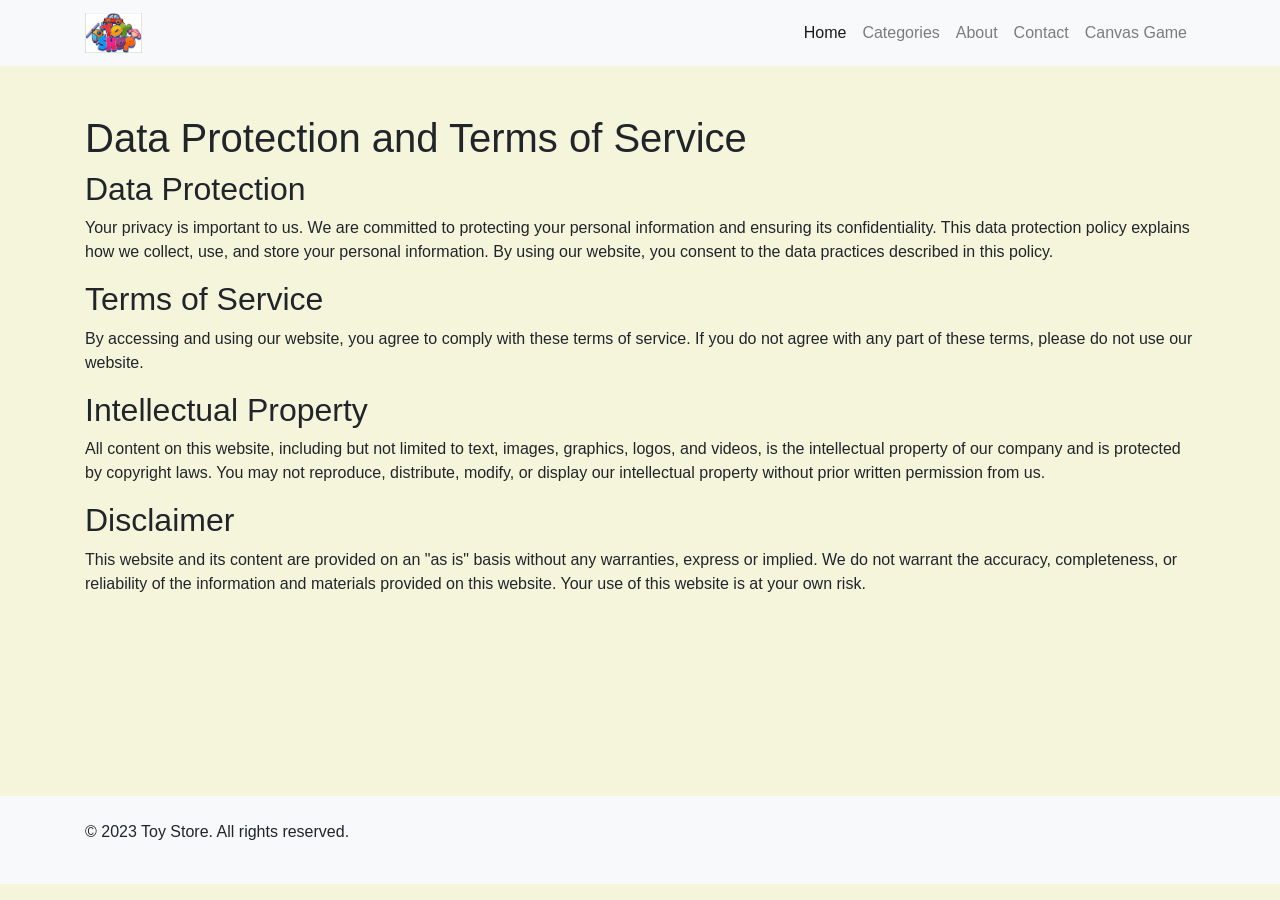
<file: ToS.html>
<!DOCTYPE html>
<html lang="en">

<head>
  
  <title>Data Protection and Terms of Service</title>
  <meta charset="utf-8">
  <meta name="viewport" content="width=device-width, initial-scale=1">
  <link rel="stylesheet" href="https://cdn.jsdelivr.net/npm/bootstrap@4.6.2/dist/css/bootstrap.min.css">
  <script src="https://cdn.jsdelivr.net/npm/jquery@3.6.4/dist/jquery.slim.min.js"></script>
  <script src="https://cdn.jsdelivr.net/npm/popper.js@1.16.1/dist/umd/popper.min.js"></script>
  <script src="https://cdn.jsdelivr.net/npm/bootstrap@4.6.2/dist/js/bootstrap.bundle.min.js"></script>
  <script src="https://code.jquery.com/jquery-1.10.2.js"></script>
  <link rel="stylesheet" href="./CSS/stylesheet.css">

</head>

<body>
  <div id="nav-placeholder">
	</div>
	<script>
		$(function () {
			$("#nav-placeholder").load("navBar.html");
		});
	</script>
  <div class="container mt-5">
    <h1>Data Protection and Terms of Service</h1>

    <h2>Data Protection</h2>
    <p>Your privacy is important to us. We are committed to protecting your personal information and ensuring its
      confidentiality. This data protection policy explains how we collect, use, and store your personal information.
      By using our website, you consent to the data practices described in this policy.</p>

    <h2>Terms of Service</h2>
    <p>By accessing and using our website, you agree to comply with these terms of service. If you do not agree with
      any part of these terms, please do not use our website.</p>

    <h2>Intellectual Property</h2>
    <p>All content on this website, including but not limited to text, images, graphics, logos, and videos, is the
      intellectual property of our company and is protected by copyright laws. You may not reproduce, distribute,
      modify, or display our intellectual property without prior written permission from us.</p>

    <h2>Disclaimer</h2>
    <p>This website and its content are provided on an "as is" basis without any warranties, express or implied. We
      do not warrant the accuracy, completeness, or reliability of the information and materials provided on this
      website. Your use of this website is at your own risk.</p>
  </div>
  <footer>
    <div id="footer-placeholder">
  
    </div>
  
  
    <script>
      $(function () {
        $("#footer-placeholder").load("footer.html");
      });
  
    </script>
  </footer>
</body>

</html>
</file>
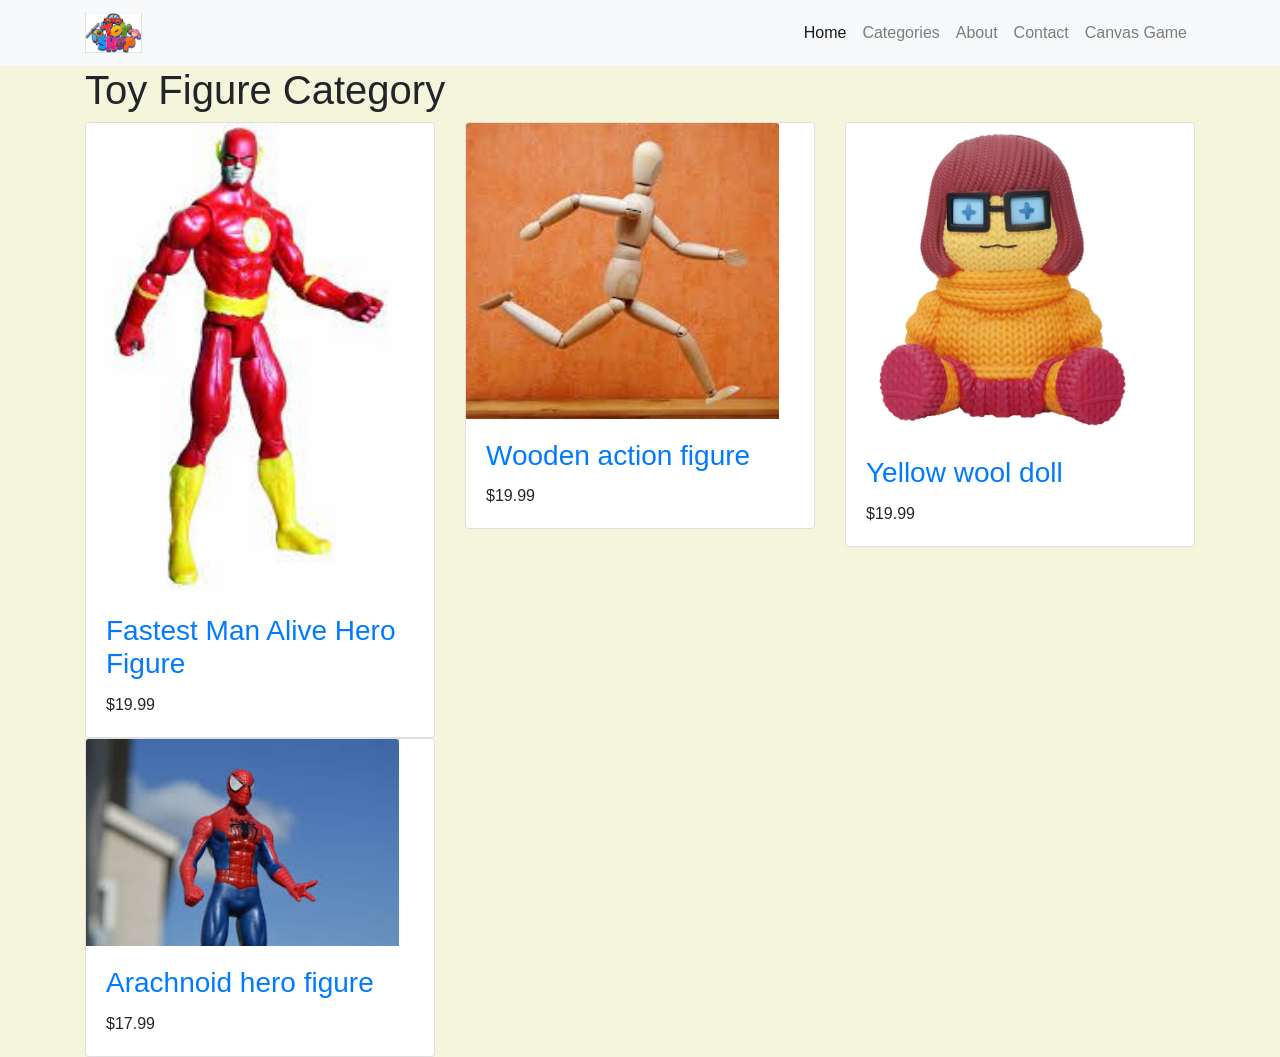
<file: ToyFigure.html>
<!DOCTYPE html>
<html lang="en">

<head>
  <title>Toy Figure Category</title>
  <meta charset="utf-8">
  <meta name="viewport" content="width=device-width, initial-scale=1">
  <link rel="stylesheet" href="https://cdn.jsdelivr.net/npm/bootstrap@4.6.2/dist/css/bootstrap.min.css">
  <script src="https://cdn.jsdelivr.net/npm/jquery@3.6.4/dist/jquery.slim.min.js"></script>
  <script src="https://cdn.jsdelivr.net/npm/popper.js@1.16.1/dist/umd/popper.min.js"></script>
  <script src="https://cdn.jsdelivr.net/npm/bootstrap@4.6.2/dist/js/bootstrap.bundle.min.js"></script>
  <script src="https://code.jquery.com/jquery-1.10.2.js"></script>
  <link rel="stylesheet" href="./CSS/stylesheet.css">
</head>

<body>
    <div id="nav-placeholder">

	</div>

	
	<script>
		$(function () {
			$("#nav-placeholder").load("navBar.html");
		});
		
	</script>
  <div class="container">
    <h1>Toy Figure Category</h1>
    <div class="row">
      <div class="col-md-4">
        <div class="card">
          <a href="#" data-toggle="modal" data-target="#itemModal1">
            <img src="./IMG/figure1.jpg" alt="Fastest Man Alive Hero Figure" class="card-img-top img-fluid">
          </a>
          <div class="card-body">
            <h3 class="card-title">
              <a href="#" data-toggle="modal" data-target="#itemModal1">Fastest Man Alive Hero Figure</a>
            </h3>
            <p class="card-text item-price">$19.99</p>
          </div>
        </div>
      </div>
      <div class="col-md-4">
        <div class="card">
          <a href="#" data-toggle="modal" data-target="#itemModal2">
            <img src="./IMG/figure2.jpg" alt="Wooden man" class="card-img-top img-fluid">
          </a>
          <div class="card-body">
            <h3 class="card-title">
              <a href="#" data-toggle="modal" data-target="#itemModal2">Wooden action figure</a>
            </h3>
            <p class="card-text item-price">$19.99</p>
          </div>
        </div>
      </div>
      <div class="col-md-4">
        <div class="card">
          <a href="#" data-toggle="modal" data-target="#itemModal3">
            <img src="./IMG/figure4.jpeg" alt="Yellow wool doll" class="card-img-top img-fluid">
          </a>
          <div class="card-body">
            <h3 class="card-title">
              <a href="#" data-toggle="modal" data-target="#itemModal3">Yellow wool doll</a>
            </h3>
            <p class="card-text item-price">$19.99</p>
          </div>
        </div>
      </div>
      <div class="col-md-4">
        <div class="card">
          <a href="#" data-toggle="modal" data-target="#itemModal4">
            <img src="./IMG/figure3.jpg" alt="Arachnoid hero figure" class="card-img-top img-fluid">
          </a>
          <div class="card-body">
            <h3 class="card-title">
              <a href="#" data-toggle="modal" data-target="#itemModal4">Arachnoid hero figure</a>
            </h3>
            <p class="card-text item-price">$17.99</p>
          </div>
        </div>
      </div>
    
    </div>
  </div>

  <!-- Item Modal 
  https://www.w3schools.com/bootstrap4/bootstrap_modal.asp-->
  <div class="modal fade" id="itemModal1" tabindex="-1" role="dialog" aria-labelledby="itemModal1Label"
    aria-hidden="true">
    <div class="modal-dialog" role="document">
      <div class="modal-content">
        <div class="modal-header">
          <h5 class="modal-title" id="itemModal1Label">Item 1</h5>
          <button type="button" class="close" data-dismiss="modal" aria-label="Close">
            <span aria-hidden="true">&times;</span>
          </button>
        </div>
        <div class="modal-body">
          <img src="./IMG/figure1.jpg" alt="Fastest Man Alive Hero Figure" class="img-fluid">
          <p>Plastic Toy Hero.<br>
            100% plastic.<br>
          </p>

        </div>
        <div class="modal-footer">
          <button type="button" class="btn btn-secondary" data-dismiss="modal">Close</button>
        </div>
      </div>
    </div>
  </div>
  <div class="modal fade" id="itemModal2" tabindex="-1" role="dialog" aria-labelledby="itemModal2Label"
  aria-hidden="true">
  <div class="modal-dialog" role="document">
    <div class="modal-content">
      <div class="modal-header">
        <h5 class="modal-title" id="itemModal2Label">Wooden toy Figure</h5>
        <button type="button" class="close" data-dismiss="modal" aria-label="Close">
          <span aria-hidden="true">&times;</span>
        </button>
      </div>
      <div class="modal-body">
        <img src="./IMG/figure2.jpg" alt="Item 1" class="img-fluid">
        <p>Wooden Toys<br>
        Made of 100% oak wood</p>
      </div>
      <div class="modal-footer">
        <button type="button" class="btn btn-secondary" data-dismiss="modal">Close</button>
        
      </div>
    </div>
  </div>
</div>
<div class="modal fade" id="itemModal3" tabindex="-1" role="dialog" aria-labelledby="itemModal3Label"
    aria-hidden="true">
    <div class="modal-dialog" role="document">
      <div class="modal-content">
        <div class="modal-header">
          <h5 class="modal-title" id="itemModal2Label">Yellow Dolls</h5>
          <button type="button" class="close" data-dismiss="modal" aria-label="Close">
            <span aria-hidden="true">&times;</span>
          </button>
        </div>
        <div class="modal-body">
          <img src="./IMG/figure4.jpeg" alt="Item 1" class="img-fluid">
          <p>Yellow doll model after a popular character <br>
          100% made out of wool!</p>
        </div>
        <div class="modal-footer">
          <button type="button" class="btn btn-secondary" data-dismiss="modal">Close</button>
        
        </div>
      </div>
    </div>
  </div>
  <div class="modal fade" id="itemModal4" tabindex="-1" role="dialog" aria-labelledby="itemModal4Label"
    aria-hidden="true">
    <div class="modal-dialog" role="document">
      <div class="modal-content">
        <div class="modal-header">
          <h5 class="modal-title" id="itemModal4Label">Arachnoid Hero Figure</h5>
          <button type="button" class="close" data-dismiss="modal" aria-label="Close">
            <span aria-hidden="true">&times;</span>
          </button>
        </div>
        <div class="modal-body">
          <img src="./IMG/figure3.jpg" alt="Item 1" class="img-fluid">
          <p>Plastic Toy figure model after popular character<br>
          100% made out of plastic</p>
        </div>
        <div class="modal-footer">
          <button type="button" class="btn btn-secondary" data-dismiss="modal">Close</button>
          
        </div>
      </div>
    </div>
  </div>


</body>

</html>
</file>
<file: CSS/stylesheet.css>
body {
  background-color:beige;
}
canvas {
  border: 1px solid #999;
}
.cart-popup {
    display: none;
    position: fixed;
    z-index: 1;
    left: 0;
    top: 0;
    width: 100%;
    height: 100%;
    overflow: auto;
    background-color: rgba(0, 0, 0, 0.4);
  }
  
  .cart-popup-content {
    background-color: #fefefe;
    margin: 10% auto;
    padding: 20px;
    border: 1px solid #888;
    width: 80%;
    max-width: 600px;
  }
  
  .close-button {
    color: #aaa;
    float: right;
    font-size: 28px;
    font-weight: bold;
    cursor: pointer;
  }
  
  .close-button:hover {
    color: rgb(199, 17, 17);
  }
  
  .cart-item {
    margin-bottom: 10px;
  }
  
  .cart-item button {
    margin-left: 10px;
  }
  p{
    font-family:sans-serif;
    text-align: left;
    
  }
  .card-img-top {
    max-height: 50%; 
    width: 90%;
    object-fit:fill;
  }

  .category-image {
    height: 90%; 
    object-fit: contain;
  }
  * {box-sizing:border-box}





footer{margin-top: 200px;}
</file>
